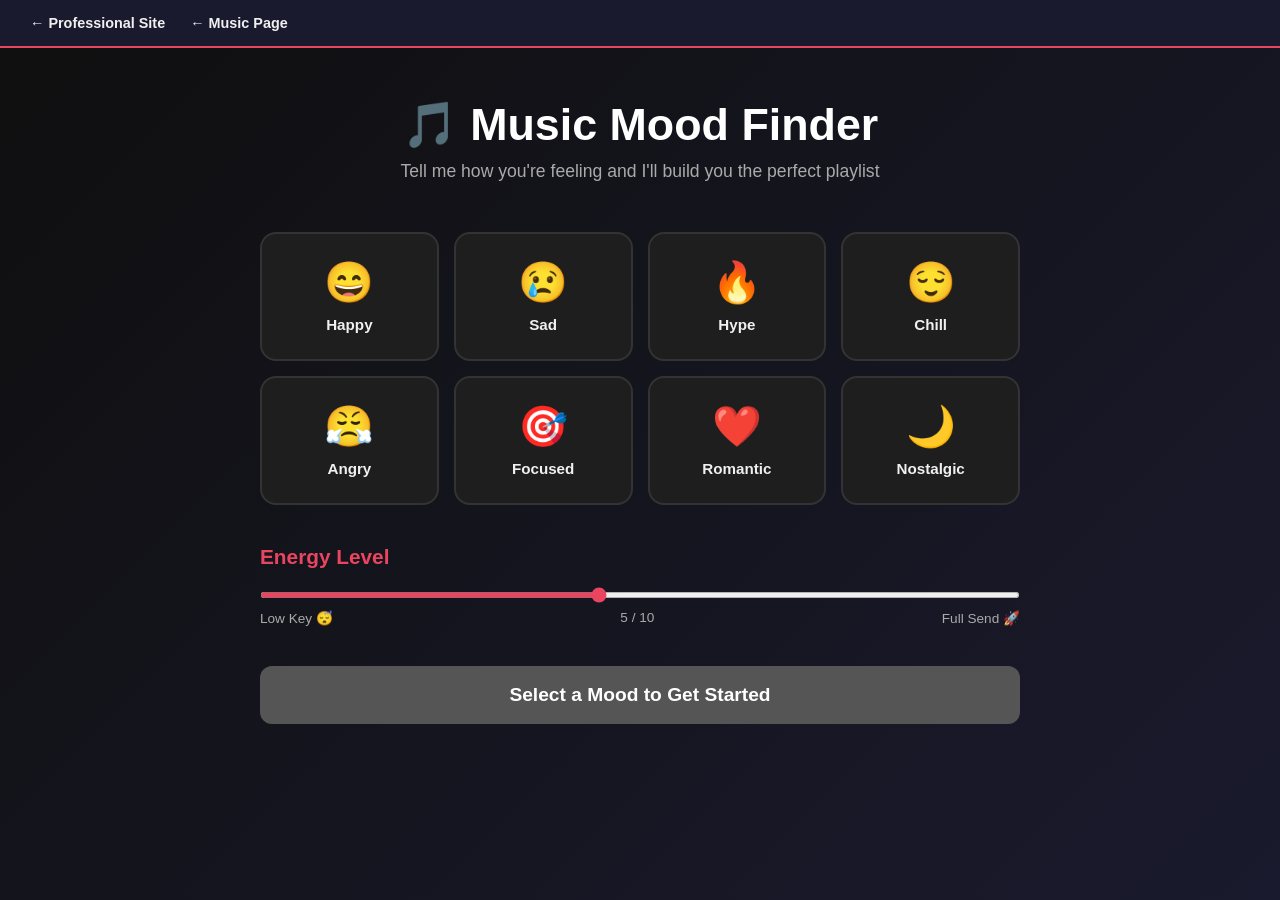
<file: app (1).html>
<!DOCTYPE html>
<html lang="en">
<head>
    <meta charset="UTF-8" />
    <meta name="viewport" content="width=device-width, initial-scale=1.0" />
    <title>Music Mood Finder - Logan Slaugh</title>
    <style>
        * { margin: 0; padding: 0; box-sizing: border-box; }

        body {
            font-family: 'Arial', sans-serif;
            background: linear-gradient(135deg, #0f0f0f 0%, #1a1a2e 100%);
            min-height: 100vh;
            color: #f0f0f0;
        }

        .topnav {
            background-color: #1a1a2e;
            padding: 15px 30px;
            display: flex;
            gap: 25px;
            border-bottom: 2px solid #e94560;
        }

        .topnav a {
            color: #f0f0f0;
            text-decoration: none;
            font-size: 0.9rem;
            font-weight: 600;
        }

        .topnav a:hover { color: #e94560; }

        .container {
            max-width: 800px;
            margin: 0 auto;
            padding: 50px 20px;
        }

        h1 {
            text-align: center;
            font-size: 2.8rem;
            color: #ffffff;
            margin-bottom: 10px;
        }

        .subtitle {
            text-align: center;
            color: #aaaaaa;
            margin-bottom: 50px;
            font-size: 1.1rem;
        }

        .mood-grid {
            display: grid;
            grid-template-columns: repeat(auto-fit, minmax(150px, 1fr));
            gap: 15px;
            margin-bottom: 40px;
        }

        .mood-btn {
            background-color: #1e1e1e;
            border: 2px solid #333;
            border-radius: 16px;
            padding: 25px 15px;
            text-align: center;
            cursor: pointer;
            transition: all 0.3s;
            color: #f0f0f0;
        }

        .mood-btn:hover {
            border-color: #e94560;
            transform: translateY(-3px);
            background-color: #2a1a1e;
        }

        .mood-btn.selected {
            border-color: #e94560;
            background-color: #e94560;
            color: white;
        }

        .mood-emoji { font-size: 2.5rem; display: block; margin-bottom: 10px; }
        .mood-label { font-size: 0.95rem; font-weight: 600; }

        .energy-section { margin-bottom: 40px; }

        .energy-section h2 {
            font-size: 1.3rem;
            margin-bottom: 15px;
            color: #e94560;
        }

        .energy-slider {
            width: 100%;
            accent-color: #e94560;
            height: 6px;
            cursor: pointer;
        }

        .energy-labels {
            display: flex;
            justify-content: space-between;
            color: #aaaaaa;
            font-size: 0.85rem;
            margin-top: 8px;
        }

        .generate-btn {
            display: block;
            width: 100%;
            padding: 18px;
            background-color: #e94560;
            color: white;
            border: none;
            border-radius: 12px;
            font-size: 1.2rem;
            font-weight: 700;
            cursor: pointer;
            transition: background-color 0.3s, transform 0.2s;
            margin-bottom: 40px;
        }

        .generate-btn:hover { background-color: #c73652; transform: translateY(-2px); }
        .generate-btn:disabled { background-color: #555; cursor: not-allowed; transform: none; }

        .result-card {
            background-color: #1e1e1e;
            border-radius: 16px;
            padding: 35px;
            border: 1px solid #333;
            display: none;
        }

        .result-card.visible { display: block; }

        .result-card h2 {
            font-size: 1.5rem;
            color: #e94560;
            margin-bottom: 20px;
            border-left: 4px solid #e94560;
            padding-left: 12px;
        }

        .vibe-description {
            background-color: #2a1a1e;
            border-radius: 12px;
            padding: 20px;
            border-left: 4px solid #e94560;
            margin-bottom: 25px;
            font-size: 1rem;
            line-height: 1.7;
            color: #dddddd;
        }

        .playlist-section { margin-bottom: 25px; }

        .playlist-section h3 {
            font-size: 1rem;
            color: #aaaaaa;
            text-transform: uppercase;
            letter-spacing: 1px;
            margin-bottom: 12px;
        }

        .song-list { list-style: none; display: flex; flex-direction: column; gap: 10px; }

        .song-item {
            background-color: #2a2a2a;
            border-radius: 10px;
            padding: 12px 16px;
            display: flex;
            align-items: center;
            gap: 12px;
            border-left: 3px solid #e94560;
        }

        .song-num { color: #e94560; font-weight: 700; font-size: 0.9rem; min-width: 24px; }
        .song-info { flex: 1; }
        .song-title { font-weight: 600; font-size: 0.95rem; }
        .song-artist { color: #aaaaaa; font-size: 0.85rem; margin-top: 2px; }

        .try-again-btn {
            display: block;
            width: 100%;
            padding: 14px;
            background-color: transparent;
            color: #e94560;
            border: 2px solid #e94560;
            border-radius: 12px;
            font-size: 1rem;
            font-weight: 600;
            cursor: pointer;
            transition: all 0.3s;
            margin-top: 20px;
        }

        .try-again-btn:hover { background-color: #e94560; color: white; }
    </style>
</head>
<body>

    <div class="topnav">
        <a href="index.html">← Professional Site</a>
        <a href="scratch.html">← Music Page</a>
    </div>

    <div class="container">
        <h1>🎵 Music Mood Finder</h1>
        <p class="subtitle">Tell me how you're feeling and I'll build you the perfect playlist</p>

        <div class="mood-grid">
            <div class="mood-btn" onclick="selectMood(this, 'happy')">
                <span class="mood-emoji">😄</span>
                <span class="mood-label">Happy</span>
            </div>
            <div class="mood-btn" onclick="selectMood(this, 'sad')">
                <span class="mood-emoji">😢</span>
                <span class="mood-label">Sad</span>
            </div>
            <div class="mood-btn" onclick="selectMood(this, 'hype')">
                <span class="mood-emoji">🔥</span>
                <span class="mood-label">Hype</span>
            </div>
            <div class="mood-btn" onclick="selectMood(this, 'chill')">
                <span class="mood-emoji">😌</span>
                <span class="mood-label">Chill</span>
            </div>
            <div class="mood-btn" onclick="selectMood(this, 'angry')">
                <span class="mood-emoji">😤</span>
                <span class="mood-label">Angry</span>
            </div>
            <div class="mood-btn" onclick="selectMood(this, 'focused')">
                <span class="mood-emoji">🎯</span>
                <span class="mood-label">Focused</span>
            </div>
            <div class="mood-btn" onclick="selectMood(this, 'romantic')">
                <span class="mood-emoji">❤️</span>
                <span class="mood-label">Romantic</span>
            </div>
            <div class="mood-btn" onclick="selectMood(this, 'nostalgic')">
                <span class="mood-emoji">🌙</span>
                <span class="mood-label">Nostalgic</span>
            </div>
        </div>

        <div class="energy-section">
            <h2>Energy Level</h2>
            <input type="range" min="1" max="10" value="5" class="energy-slider" id="energySlider" oninput="updateEnergy(this.value)" />
            <div class="energy-labels">
                <span>Low Key 😴</span>
                <span id="energyValue">5 / 10</span>
                <span>Full Send 🚀</span>
            </div>
        </div>

        <button class="generate-btn" id="generateBtn" onclick="generatePlaylist()" disabled>
            Select a Mood to Get Started
        </button>

        <div class="result-card" id="resultCard">
            <h2 id="resultTitle">Your Playlist</h2>
            <div class="vibe-description" id="vibeDescription"></div>
            <div class="playlist-section">
                <h3>🎵 Songs for this Mood</h3>
                <ul class="song-list" id="songList"></ul>
            </div>
            <button class="try-again-btn" onclick="resetApp()">Try a Different Mood</button>
        </div>
    </div>

    <script>
        let selectedMood = '';

        const playlists = {
            happy: {
                low: {
                    title: "Sunshine Vibes ☀️",
                    vibe: "You're in a happy, laid-back place. These feel-good songs match your bright energy without being too over the top.",
                    songs: [
                        { title: "Good as Hell", artist: "Lizzo" },
                        { title: "Happy", artist: "Pharrell Williams" },
                        { title: "Can't Stop the Feeling", artist: "Justin Timberlake" },
                        { title: "Levitating", artist: "Dua Lipa" },
                        { title: "Shake It Off", artist: "Taylor Swift" },
                        { title: "Good Days", artist: "SZA" }
                    ]
                },
                high: {
                    title: "Pure Joy 🎉",
                    vibe: "You're on top of the world and the energy is electric! These high-energy happy bangers will keep the good times rolling.",
                    songs: [
                        { title: "Blinding Lights", artist: "The Weeknd" },
                        { title: "ENERGY", artist: "Drake ft. Beyoncé" },
                        { title: "HUMBLE.", artist: "Kendrick Lamar" },
                        { title: "Don't Start Now", artist: "Dua Lipa" },
                        { title: "Uptown Funk", artist: "Mark Ronson ft. Bruno Mars" },
                        { title: "Starboy", artist: "The Weeknd" }
                    ]
                }
            },
            sad: {
                low: {
                    title: "Feeling It All 🌧️",
                    vibe: "Sometimes you just need to sit with your feelings. These soft, emotional songs give you space to feel everything without judgment.",
                    songs: [
                        { title: "Ivy", artist: "Frank Ocean" },
                        { title: "Let It Be Me", artist: "Ray LaMontagne" },
                        { title: "The Night Will Always Win", artist: "Manchester Orchestra" },
                        { title: "Skinny Love", artist: "Bon Iver" },
                        { title: "Liability", artist: "Lorde" },
                        { title: "Self Control", artist: "Frank Ocean" }
                    ]
                },
                high: {
                    title: "Hurt So Good 💔",
                    vibe: "You're sad but there's a fire behind it. These emotionally intense songs match that bittersweet feeling perfectly.",
                    songs: [
                        { title: "To Be Alone", artist: "Hozier" },
                        { title: "Motion Sickness", artist: "Phoebe Bridgers" },
                        { title: "Driver's License", artist: "Olivia Rodrigo" },
                        { title: "Someone Like You", artist: "Adele" },
                        { title: "Exile", artist: "Taylor Swift ft. Bon Iver" },
                        { title: "Heather", artist: "Conan Gray" }
                    ]
                }
            },
            hype: {
                low: {
                    title: "Warming Up 💪",
                    vibe: "You're getting in the zone. These tracks build energy gradually and get you locked in before you go full send.",
                    songs: [
                        { title: "DNA.", artist: "Kendrick Lamar" },
                        { title: "Power", artist: "Kanye West" },
                        { title: "Goosebumps", artist: "Travis Scott" },
                        { title: "Way 2 Sexy", artist: "Drake" },
                        { title: "Sicko Mode", artist: "Travis Scott" },
                        { title: "God's Plan", artist: "Drake" }
                    ]
                },
                high: {
                    title: "FULL SEND 🚀🔥",
                    vibe: "Zero to a hundred real quick. These are the hardest hitting tracks to get you absolutely hyped up.",
                    songs: [
                        { title: "SICKO MODE", artist: "Travis Scott" },
                        { title: "HUMBLE.", artist: "Kendrick Lamar" },
                        { title: "Jumpman", artist: "Drake & Future" },
                        { title: "Bad and Boujee", artist: "Migos" },
                        { title: "All Falls Down", artist: "Kanye West" },
                        { title: "Mask Off", artist: "Future" }
                    ]
                }
            },
            chill: {
                low: {
                    title: "Cloud Nine 🌥️",
                    vibe: "Ultra mellow mode activated. These slow, smooth tracks are perfect for doing absolutely nothing and loving it.",
                    songs: [
                        { title: "Nights", artist: "Frank Ocean" },
                        { title: "Slow Burn", artist: "Kacey Musgraves" },
                        { title: "Sunday Morning", artist: "Maroon 5" },
                        { title: "Lost in the Light", artist: "Bahamas" },
                        { title: "Pink + White", artist: "Frank Ocean" },
                        { title: "Retrograde", artist: "James Blake" }
                    ]
                },
                high: {
                    title: "Smooth Operator 😎",
                    vibe: "Chill but with a groove. You're relaxed but not sleepy — these tracks keep things smooth and flowing.",
                    songs: [
                        { title: "Location", artist: "Khalid" },
                        { title: "Redbone", artist: "Childish Gambino" },
                        { title: "Do I Wanna Know?", artist: "Arctic Monkeys" },
                        { title: "Electric Feel", artist: "MGMT" },
                        { title: "Kiss It Better", artist: "Rihanna" },
                        { title: "Feels", artist: "Calvin Harris ft. Pharrell" }
                    ]
                }
            },
            angry: {
                low: {
                    title: "Simmering 😒",
                    vibe: "You're not exploding but there's definitely something brewing. These tracks match that low, intense energy.",
                    songs: [
                        { title: "u", artist: "Kendrick Lamar" },
                        { title: "Creep", artist: "Radiohead" },
                        { title: "Fake Plastic Trees", artist: "Radiohead" },
                        { title: "My Chemical Romance", artist: "Welcome to the Black Parade" },
                        { title: "Semi-Charmed Life", artist: "Third Eye Blind" },
                        { title: "Issues", artist: "Julia Michaels" }
                    ]
                },
                high: {
                    title: "Let It Out 💥",
                    vibe: "You need to release that energy RIGHT NOW. These aggressive, hard-hitting tracks are exactly what you need.",
                    songs: [
                        { title: "Killing in the Name", artist: "Rage Against the Machine" },
                        { title: "Break Stuff", artist: "Limp Bizkit" },
                        { title: "Numb", artist: "Linkin Park" },
                        { title: "In the End", artist: "Linkin Park" },
                        { title: "Bodies", artist: "Drowning Pool" },
                        { title: "Given Up", artist: "Linkin Park" }
                    ]
                }
            },
            focused: {
                low: {
                    title: "Deep Work Mode 📚",
                    vibe: "You need to lock in and get things done. These calm, instrumental-friendly tracks keep you in the zone without distraction.",
                    songs: [
                        { title: "Intro", artist: "The xx" },
                        { title: "Experience", artist: "Ludovico Einaudi" },
                        { title: "Comptine d'un autre été", artist: "Yann Tiersen" },
                        { title: "Crystals", artist: "Of Monsters and Men" },
                        { title: "Re: Stacks", artist: "Bon Iver" },
                        { title: "Holocene", artist: "Bon Iver" }
                    ]
                },
                high: {
                    title: "Beast Mode 🎯",
                    vibe: "You're focused AND energized — a dangerous combo. These tracks keep your brain locked in while your energy stays high.",
                    songs: [
                        { title: "Stronger", artist: "Kanye West" },
                        { title: "Till I Collapse", artist: "Eminem" },
                        { title: "Lose Yourself", artist: "Eminem" },
                        { title: "Work Hard, Play Hard", artist: "Wiz Khalifa" },
                        { title: "Started From the Bottom", artist: "Drake" },
                        { title: "All I Do Is Win", artist: "DJ Khaled" }
                    ]
                }
            },
            romantic: {
                low: {
                    title: "Slow Dance 💕",
                    vibe: "Soft, intimate, and warm. These gentle love songs are perfect for a quiet evening with someone special.",
                    songs: [
                        { title: "At Last", artist: "Etta James" },
                        { title: "Make You Feel My Love", artist: "Adele" },
                        { title: "Thinking Out Loud", artist: "Ed Sheeran" },
                        { title: "All of Me", artist: "John Legend" },
                        { title: "Die For You", artist: "The Weeknd" },
                        { title: "Best Part", artist: "Daniel Caesar ft. H.E.R." }
                    ]
                },
                high: {
                    title: "Head Over Heels 🌹",
                    vibe: "You're full of love and you want the world to know it. These passionate, upbeat love songs match your heart-on-fire energy.",
                    songs: [
                        { title: "Adorn", artist: "Miguel" },
                        { title: "Stay With Me", artist: "Sam Smith" },
                        { title: "Crazy in Love", artist: "Beyoncé" },
                        { title: "Can't Help Falling in Love", artist: "Elvis Presley" },
                        { title: "I Will Always Love You", artist: "Whitney Houston" },
                        { title: "Perfect", artist: "Ed Sheeran" }
                    ]
                }
            },
            nostalgic: {
                low: {
                    title: "Memory Lane 🌙",
                    vibe: "Drifting through memories. These soft, timeless songs feel like flipping through old photos on a quiet night.",
                    songs: [
                        { title: "The Night We Met", artist: "Lord Huron" },
                        { title: "Youth", artist: "Daughter" },
                        { title: "1979", artist: "The Smashing Pumpkins" },
                        { title: "Fast Car", artist: "Tracy Chapman" },
                        { title: "Landslide", artist: "Fleetwood Mac" },
                        { title: "Dreams", artist: "Fleetwood Mac" }
                    ]
                },
                high: {
                    title: "Throwback Bangers 🎶",
                    vibe: "You want to go back in time AND have a good time doing it. These nostalgic hits bring all the feels AND the energy.",
                    songs: [
                        { title: "Mr. Brightside", artist: "The Killers" },
                        { title: "Bohemian Rhapsody", artist: "Queen" },
                        { title: "Don't Stop Believin'", artist: "Journey" },
                        { title: "Teenage Dream", artist: "Katy Perry" },
                        { title: "Take On Me", artist: "a-ha" },
                        { title: "Africa", artist: "Toto" }
                    ]
                }
            }
        };

        function selectMood(el, mood) {
            document.querySelectorAll('.mood-btn').forEach(b => b.classList.remove('selected'));
            el.classList.add('selected');
            selectedMood = mood;
            const btn = document.getElementById('generateBtn');
            btn.disabled = false;
            const label = el.querySelector('.mood-label').textContent;
            btn.textContent = `Build My ${label} Playlist 🎵`;
        }

        function updateEnergy(val) {
            document.getElementById('energyValue').textContent = `${val} / 10`;
        }

        function generatePlaylist() {
            if (!selectedMood) return;

            const energy = parseInt(document.getElementById('energySlider').value);
            const tier = energy <= 5 ? 'low' : 'high';
            const data = playlists[selectedMood][tier];

            // Shuffle songs so it feels fresh each time
            const shuffled = [...data.songs].sort(() => Math.random() - 0.5);

            document.getElementById('resultTitle').textContent = data.title;
            document.getElementById('vibeDescription').textContent = data.vibe;

            const songList = document.getElementById('songList');
            songList.innerHTML = '';
            shuffled.forEach((song, i) => {
                songList.innerHTML += `
                    <li class="song-item">
                        <span class="song-num">${i + 1}</span>
                        <div class="song-info">
                            <div class="song-title">${song.title}</div>
                            <div class="song-artist">${song.artist}</div>
                        </div>
                    </li>`;
            });

            document.getElementById('resultCard').classList.add('visible');
            document.getElementById('resultCard').scrollIntoView({ behavior: 'smooth' });
        }

        function resetApp() {
            document.querySelectorAll('.mood-btn').forEach(b => b.classList.remove('selected'));
            selectedMood = '';
            document.getElementById('generateBtn').disabled = true;
            document.getElementById('generateBtn').textContent = 'Select a Mood to Get Started';
            document.getElementById('resultCard').classList.remove('visible');
            document.getElementById('energySlider').value = 5;
            document.getElementById('energyValue').textContent = '5 / 10';
            window.scrollTo({ top: 0, behavior: 'smooth' });
        }
    </script>
</body>
</html>
</file>
